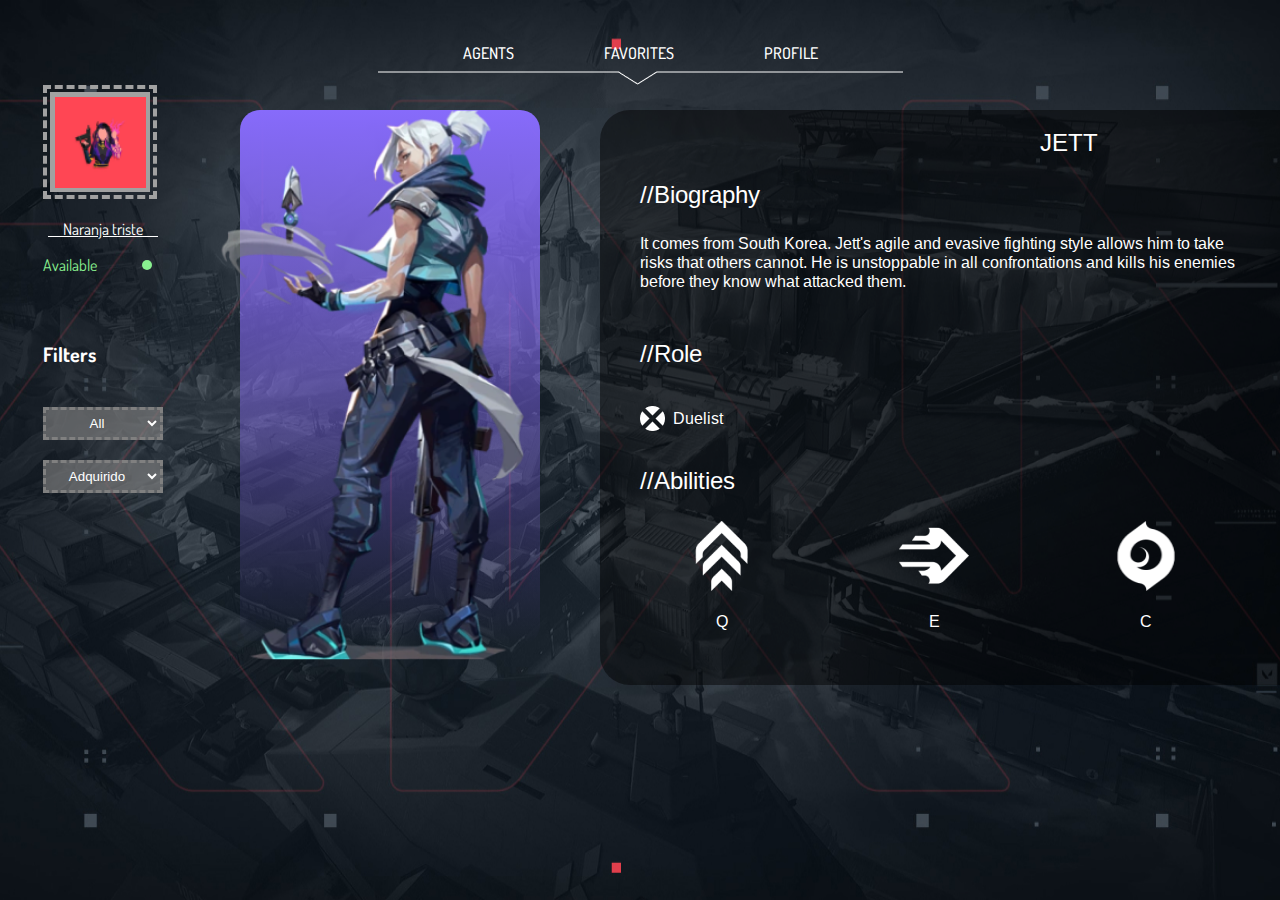
<file: Info/index.html>
<!DOCTYPE html>
<html lang="en">

<head>
    <meta charset="UTF-8">
    <link rel="preconnect" href="https://fonts.googleapis.com">
    <link rel="preconnect" href="https://fonts.gstatic.com" crossorigin>
    <link href="https://fonts.googleapis.com/css2?family=Dosis:wght@300&display=swap" rel="stylesheet">
    <link rel="preconnect" href="https://fonts.googleapis.com">
    <link rel="preconnect" href="https://fonts.gstatic.com" crossorigin>
    <link href="https://fonts.googleapis.com/css2?family=Arimo:wght@500&display=swap" rel="stylesheet">
    <meta http-equiv="X-UA-Compatible" content="IE=edge">
    <meta name="viewport" content="width=device-width, initial-scale=1.0">
    <link rel="stylesheet" href="style.css">
    <title>Jett</title>
</head>

<body>

    <div id="barraInicio">
        <a class="textoBarra" href="../../Agentes/index.html">AGENTS</a>
        <a class="textoBarra" href="../../favopy/index.html">FAVORITES</a>
        <a class="textoBarra" href="../../PerfilUsuario/usuario.html">PROFILE</a>
    </div>
    <div class="barranav">
        <img src="Imagenes/imagen4.png" alt="">
    </div>
    <div class="padre1">

        <div class="borde">
            <div class="cuadrado"><img src="Imagenes/imagen3.png" alt="" height="91px" width="91"></div>
        </div>
        <p class="nombre">‎ ‎ ‎ ‎ ‎ Naranja triste ‎ ‎ ‎ ‎ ‎ </p>
        <div class="barra">
            <p class="estado">Available</p>
            <div class="circulo"></div>
        </div>
        <p class="filters">Filters</p>
        <select name="All" class="desplegable">
            <option value="All">All</option>
        </select>
        <select name="Adquirido" class="desplegable">
            <option value="Adquirido">Adquirido</option>
        </select>


        <div class="tarjeta">
            <div class="imagen2"><img src="Imagenes/imagen2.png" alt="" id="imgCharacter" height="550px" ></div>
        </div>
        <div id="container" class="cuadr">
            <div class="titulos">
                <p id="jett">JETT</p>
            </div>
            <div class="titulos">
                <p>//Biography</p>
            </div>
            <p class="texto" id="textolargo">It comes from South Korea. Jett's agile and evasive fighting style allows him to take risks
                that others cannot. He is unstoppable in all confrontations and kills his enemies before they know what
                attacked them.</p>
            <div class="titulos">
                <p>//Role</p>
            </div>
            <div class="role">
                <img src="Imagenes/imagen7.png" alt="" width="25px" height="25px" id="roleIcon">
                <p id="textito">Duelist</p>
            </div>
            <div class="titulos">
                <p>//Abilities</p>
            </div>
            <div class="habilidades">
                <div class="h">
                    <img src="Imagenes/imagen8.png" alt="" width="72px" height="72px" id="q">
                    <p>Q</p>
                </div>
                <div class="h">
                    <img src="Imagenes/imagen9.png" alt="" width="72px" height="72px" id="e">
                    <p>E</p>
                </div>
                <div class="h">
                    <img src="Imagenes/imagen10.png" alt="" width="72px" height="72px" id="c">
                    <p>C</p>
                </div>
                <div class="h">
                    <img src="Imagenes/imagen11.png" alt="" width="72px" height="72px" id="x">
                    <p>X</p>
                </div>
            </div>
        </div>
</body>

<script src="../Agentes/Clases.js"></script>
<script src="agentsjs.js"></script>


</html>
</file>
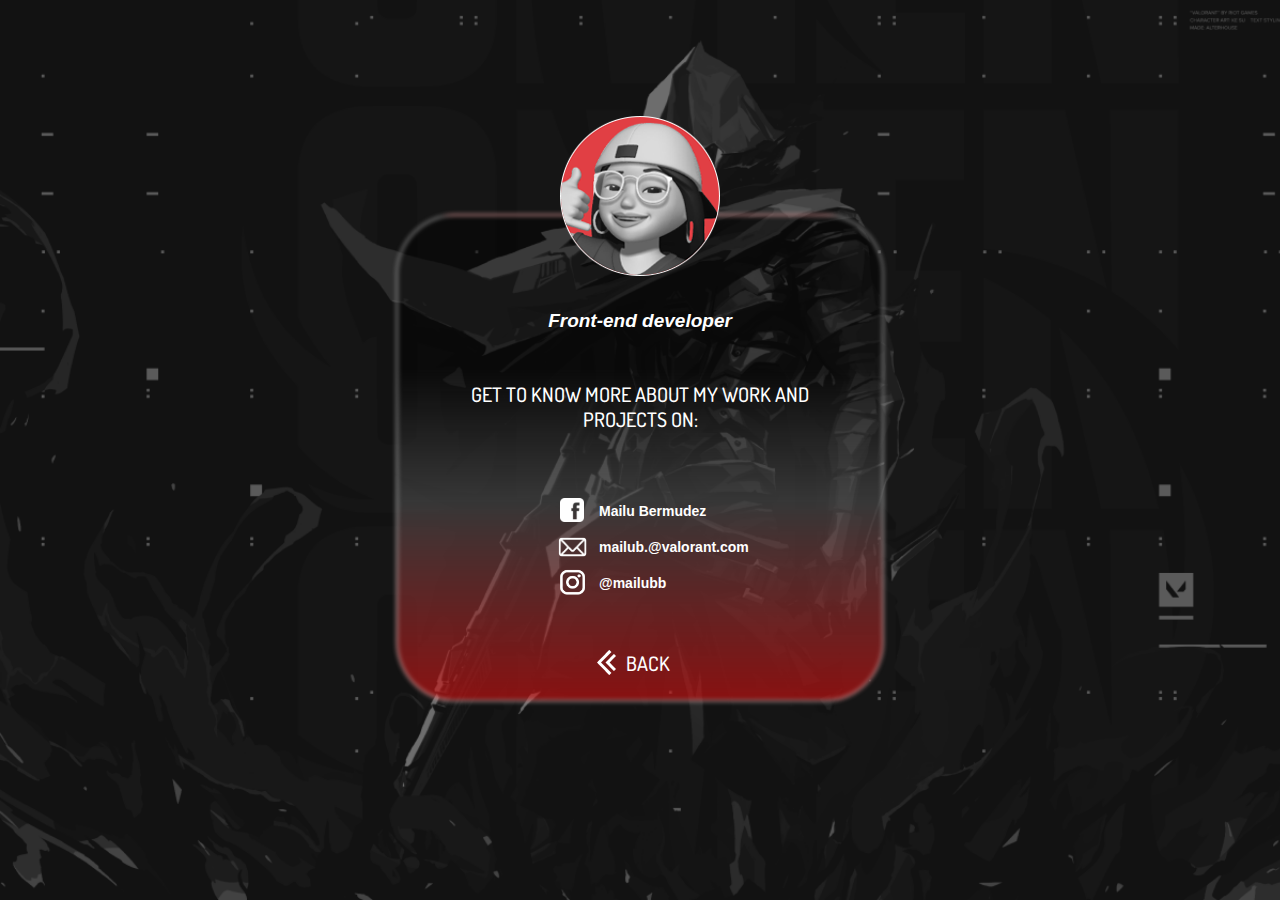
<file: contact info/cardinfo.html>
<!DOCTYPE html>
<html lang="en">
<head>
    <meta charset="UTF-8">
    <meta http-equiv="X-UA-Compatible" content="IE=edge">
    <meta name="viewport" content="width=device-width, initial-scale=1.0">
    <title>Document</title>
    <link rel="stylesheet" href="cardinfo.css">
    <link rel="preconnect" href="https://fonts.googleapis.com">
<link rel="preconnect" href="https://fonts.gstatic.com" crossorigin>
<link href="https://fonts.googleapis.com/css2?family=Dosis:wght@200&display=swap" rel="stylesheet">
</head>
<body>
    <div class="perfil">
        <img src="Group 70 copia.png" alt="">
    </div>        
    <div id="contenido">
        <h1>Front-end developer</h1>
        <p>GET TO KNOW MORE ABOUT MY WORK AND PROJECTS ON:</p>
        <div class="socials">
            <img src="60fea6773d624000048712b5.png" alt="" width="24px" id="facebook"><a href="" >Mailu Bermudez</a>
            <img src="iconoemail.png" alt="" width="45px" height="30px" id="email"><a href="" >mailub.@valorant.com</a>
            <img src="iconoig copia.png" alt="" width="59px" id="instagram"><a href="" >@mailubb</a>
        </div>
        <a href="../Index.html"><button><img src="Vector 21.png" alt="" id="vector">BACK</button></a>
    </div>
    <div class="contenedor">

    </div>
</body>
</html>
</file>
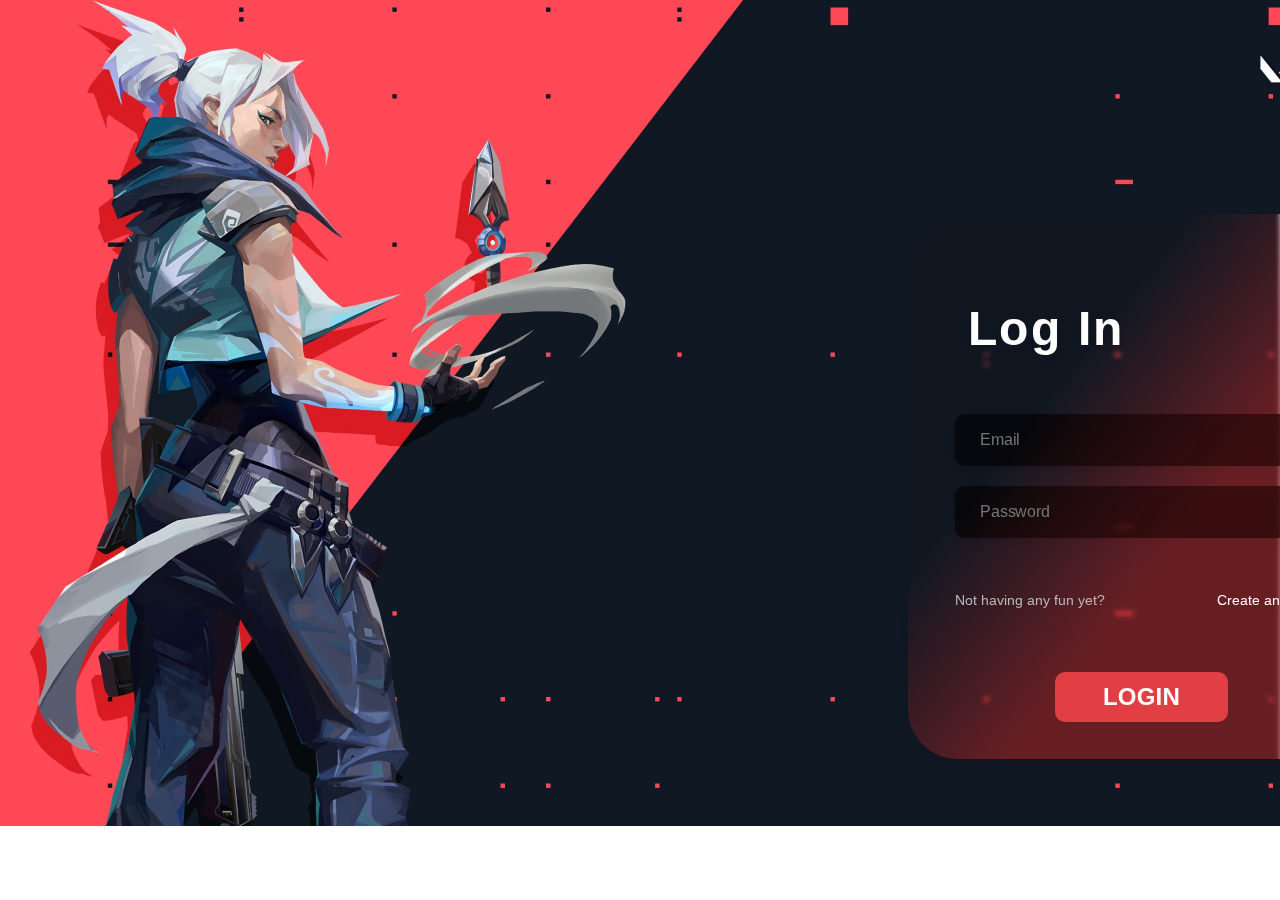
<file: log in/login.html>
<!DOCTYPE html>
<html lang="en">
<head>
    <meta charset="UTF-8">
    <meta http-equiv="X-UA-Compatible" content="IE=edge">
    <meta name="viewport" content="width=device-width, initial-scale=1.0">
    <title>Document</title>
    <link rel="stylesheet" href="login.css">
    <link rel="preconnect" href="https://fonts.googleapis.com">
<link rel="preconnect" href="https://fonts.gstatic.com" crossorigin>
<link href="https://fonts.googleapis.com/css2?family=Arimo&display=swap" rel="stylesheet">
</head>
<body>
    <div class="barrasuperior">
        <img src="image 2.png" alt="" id="logo2">
        <img src="image 1.png" alt="" id="logo1">
    </div>
    <div class="contenedor">
        <h1>Log In</h1>
        <form>
            <div class="botones">
                <input type="email" id="button" placeholder="Email">
                <input type="password" id="button2" placeholder="Password">
            </div>
            <p id="error"></p>
            <p>Not having any fun yet? <a href="../SignUp/signUp.html">Create an account</a></p>
            <input type="button"  value="LOGIN" class="button" onclick="login()">
            
        </form>
    </div>
    <script src="scrip.js"></script>
</body>
</html>
</file>
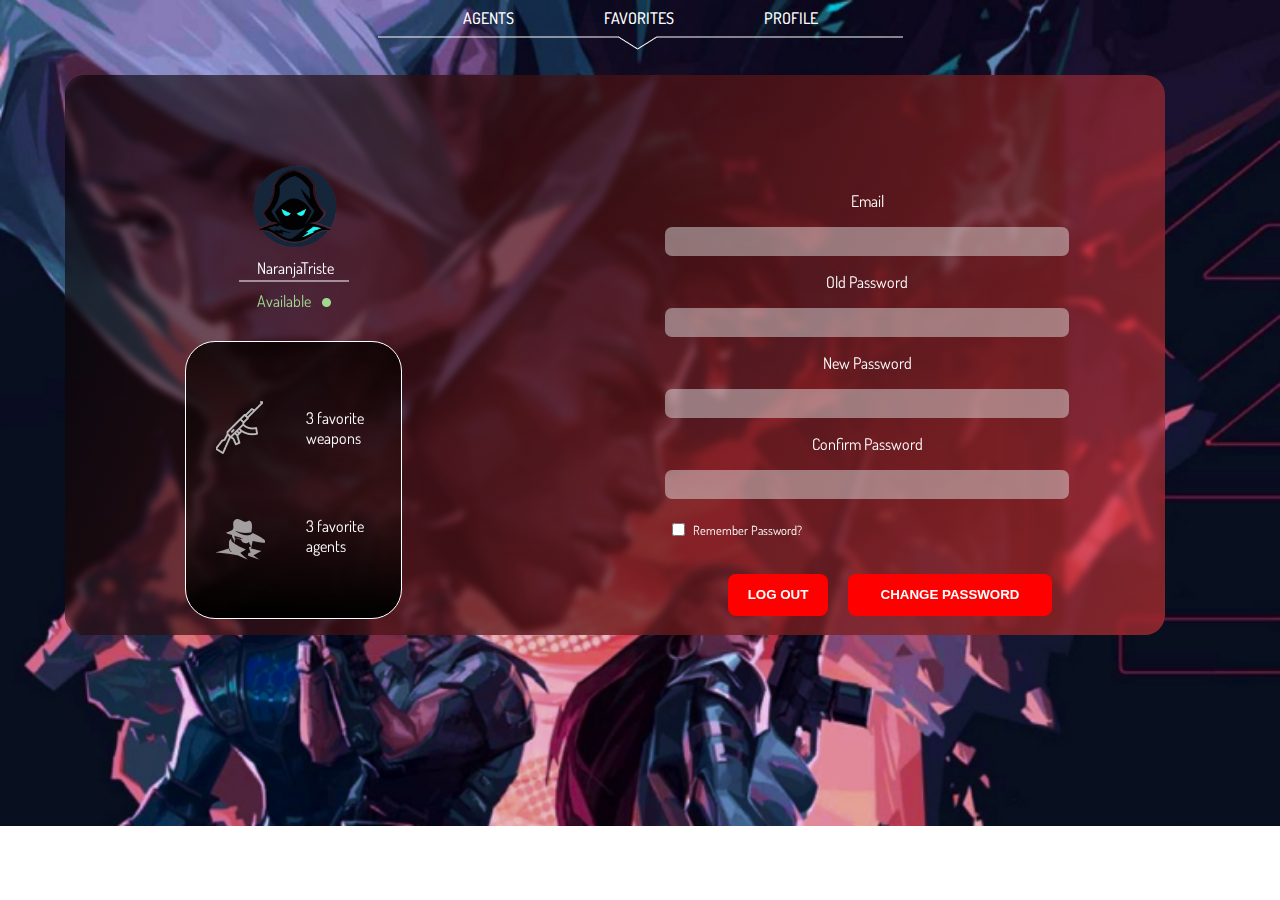
<file: PerfilUsuario/usuario.html>
<!DOCTYPE html>
<html lang="en">
<head>
    <meta charset="UTF-8">
    <meta http-equiv="X-UA-Compatible" content="IE=edge">
    <meta name="viewport" content="width=device-width, initial-scale=1.0">
    <title>Document</title>
    <link rel="stylesheet" href="usuario.css">
    <link rel="preconnect" href="https://fonts.googleapis.com">
<link rel="preconnect" href="https://fonts.gstatic.com" crossorigin>
<link href="https://fonts.googleapis.com/css2?family=Dosis:wght@300&display=swap" rel="stylesheet">
</head>
<body>
    <div id="barraInicio">
        <a class="textoBarra" href=".././Agentes/index.html">AGENTS</a>
        <a class="textoBarra" href=".././favopy/index.html">FAVORITES</a>
        <a class="textoBarra" href=".././PerfilUsuario/usuario.html">PROFILE</a>
    </div>
    <div id="barraDeco">
        <img src="barravector.png" alt="">
    </div>
    <div class="cuadroInfo1">
        <div class="cuadroInfo2">
            <div class="contenedorCuadro1">
            <div id="perfil">
                <div id="fotoPerfil">
                    <img class="foto" src="imagenPerfil.png" alt="">
                    <p class="usuario" id="nickname">NaranjaTriste</p>
                </div>
                <div class="lineaPerfil">
                    <img src="linea.png" alt="">
                </div>
                <div class="conectado">
                    <p class="enlinea">Available</p>
                    <div class="circuloEnlinea">
                    <img src="conectaCirculo.png" alt="">
                </div>
            </div>
            </div>
        <div id="armasyAgentes">
            <div class="armayagenteFav">
                <div id="arma">
                <img src="arma.png" alt="">
            </div>
                <p class="textoArma">3 favorite weapons</p>
            </div>
            <div class="armayagenteFav">
                <div id="agente">
                <img src="agente.png" alt="">
            </div>
                <p class="textoAgente">3 favorite agents</p>
            </div>
        </div>
    </div>
        <div id="info">
            <div id="contenedorInfo">
            <div class="camposInfo">
                <p class="titulosInfo">Email</p>
                <input class="campoRelleno" type="email" id="email">
            </div>
            <div class="camposInfo">
                <p class="titulosInfo">Old Password</p>
                <input class="campoRelleno" type="password" id="password">
            </div>
            <div class="camposInfo">
                <p class="titulosInfo">New Password</p>
                <input class="campoRelleno" type="password">
            </div>
            <div class="camposInfo">
                <p class="titulosInfo">Confirm Password</p>
                <input class="campoRelleno" type="password">
            </div>
        </div>
            <div id="recordar">
                <input class="confirmar" type="checkbox" name="" id="">
                <p class="recordarT">Remember Password?</p>
            </div>
        </div>
        <div id="entraryCambiar">
            <div>
                <input class="salir" type="button" value="LOG OUT" onclick="logOut()"></input>
            </div>
            <div>
                <input class="cambiar" type="button" value="CHANGE PASSWORD">
            </div>
        </div>
    </div>
</div>
<script src="./usuario.js"></script>
</body>
</html>
</file>
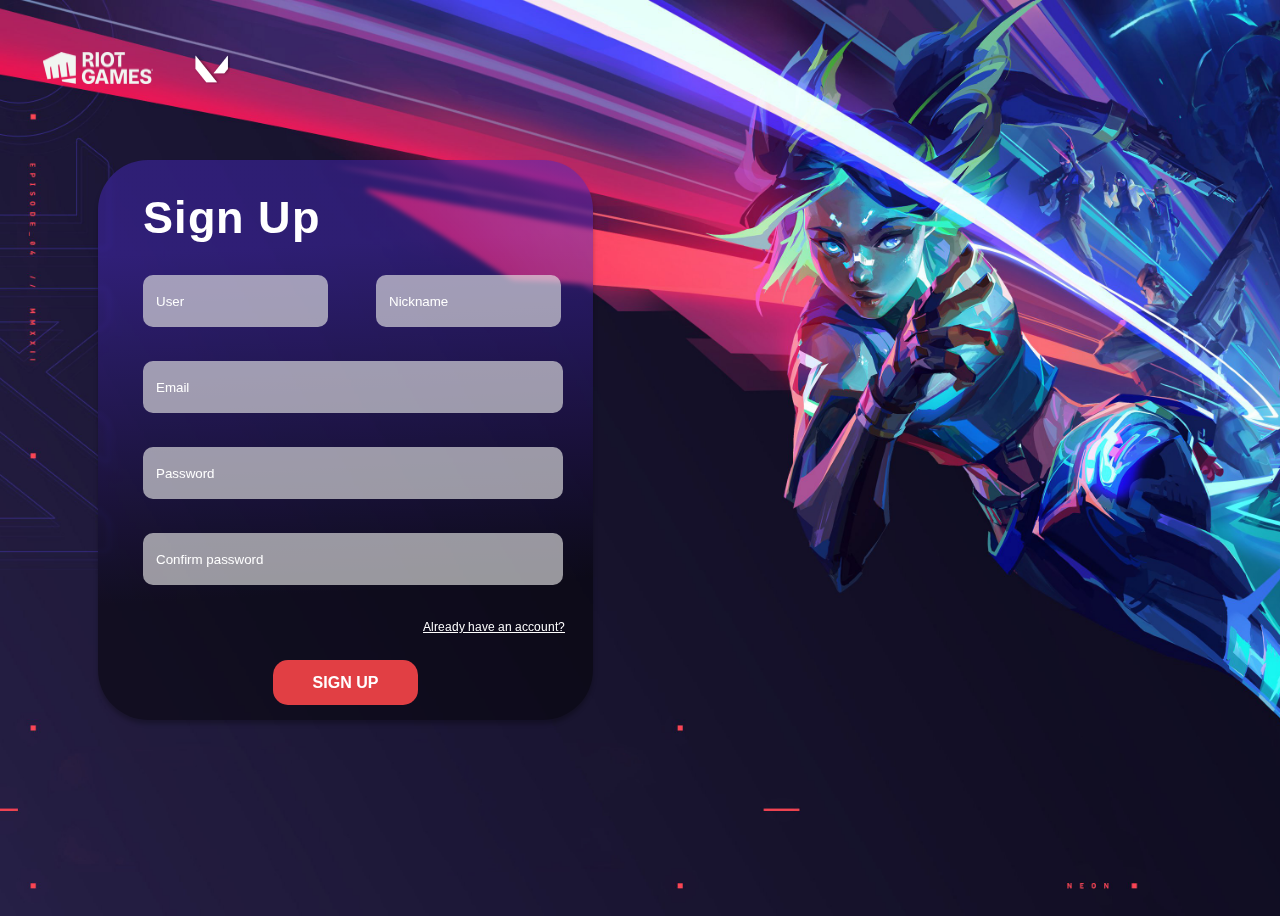
<file: SignUp/signUp.html>
<!DOCTYPE html>
<html lang="en">
<head>
    <meta charset="UTF-8">
    <meta http-equiv="X-UA-Compatible" content="IE=edge">
    <meta name="viewport" content="width=device-width, initial-scale=1.0">
    <title>Document</title>
    <link rel="stylesheet" href="signUp.css">
    <link rel="preconnect" href="https://fonts.googleapis.com">
    <link rel="preconnect" href="https://fonts.googleapis.com">
<link rel="preconnect" href="https://fonts.gstatic.com" crossorigin>
<link href="https://fonts.googleapis.com/css2?family=Arimo&display=swap" rel="stylesheet">
</head>
<body>
    <div class="cuerpo">
        <div class="logoRiot">
            <img id="logo1" src="image 1.png">
            <img id="logo2" src="image 2.png">
        </div>
        <div class="rectanguloDatos">
            <h1 class="tituloInicio">Sign Up</h1>
            <input id="user" type="text" placeholder="User">
            <input id="nick" type="text" placeholder="Nickname">
            <input id="email" type="email" placeholder="Email">
            <input id="pass" type="password" placeholder="Password">
            <input id="conpass" type="password" placeholder="Confirm password">
            <div>
                <p id="error"></p>
                <a id="linkCuenta" href="../log in/login.html">Already have an account?</a>
                
            </div>
            <div>
                <input id="botonCuenta" type="button" value="SIGN UP" onclick="signup()">
            </div>
        </div>
    </div>
    <script src="scrip.js"></script>
</body>
</html>
</file>
<file: Info/style.css>
@font-face {
    font-family: 'tungsten';
    src: url(/proyecto/@font-face/561f38b1f4570de0fb8a39d691ab058c.eot);
}
body{
    background-image: url(imagen1.jpg);
    background-size: 100vw 100vh;
    padding: 35px;
    background-repeat: no-repeat;
}
body::-webkit-scrollbar{
    display: none;
}
.padre1{
    display: flex;
    flex-direction: column;
    width: 120px;
}
.borde{display: block;
    width: 100px;
    border:4px dashed rgb(161, 161, 161);
    padding: 3px;
}
.cuadrado{display: flex;
    justify-content: center;
    align-items: center;
    height: 100px;
    width: 100px;
    background-color: rgb(161, 161, 161);
}
.nombre{
    text-align: center;
    color: white;
    font-family: 'dosis';
    width: 120px;
    padding-top: 20px;
    margin: 0;
    text-decoration: underline;

}
.tarjeta{
        display: flex;
        justify-content: center;
        background: linear-gradient(180deg, #876BFB 0%, rgba(255, 255, 255, 0) 100%);
        width: 300px;
        height: 535px;
        position:absolute;
        left: 240px;
        top: 110px;
        border-radius: 20px 20px;
}
.barra{
display: flex;
align-items: center;
gap: 45px;
}
.estado{
    color: rgb(137, 241, 144);
    font-family: 'dosis';
}
.circulo{
    height: 10px;
    width: 10px;
    border-radius: 50%;
    background-color: rgb(137, 241, 144);
}
.desplegable{
    border: dashed gray;
    background-color: rgba(128, 128, 128, 0.638);
    padding-top: 5px;
    color: white;
    padding-bottom: 5px;
    text-align: center;
    margin-top: 20px;
}
.filters{
    color: white;
    font-family: 'dosis';
    font-weight: 700;
    font-size: 15pt;
    padding-top: 30px;
}
.barranav{
    display: flex;
    justify-content: center;
    padding-top: 8px;
}
#barraInicio{
    display: flex;
    flex-wrap: column;
    justify-content: center;
    gap: 90px;
    text-decoration: ;
}
.textoBarra{
    text-decoration: none;
    color: white;
    font-family: 'dosis';
    font-weight: 500;
    transition: 0.6s;
}
.cuadr{
    position: absolute;
    top: 110px;
    left: 600px;
    height: 535px;
    width: 800px;
    padding: 20px;
    padding-left: 40px;
    background-color: rgba(0, 0, 0, 0.464);
    font-family: 'Arimo';
    color: white;
    border-radius: 30px;
}
.titulos{
    
    font-size: 18pt;
}
#jett{
    position: relative;
    left: 50%;
    margin: 0;
    width: 20px;
}
.texto{
    margin-bottom: 50px;
    width: 600px;
    font-weight: 200;
}
.role{
    display: flex;
    align-items: center;
    gap: 8px;
}
.habilidades{
    display: flex;
    justify-content: center;
    gap: 140px;
}
.h{
text-align: center; 
}
.textoBarra:hover{
    color: red;
}
</file>
<file: contact info/cardinfo.css>
body{
    background-image: url(image\ 54.png);
    background-repeat: no-repeat;
    background-size: cover;
    background-attachment: fixed;
    display: flex;
    align-items: center;
    justify-content: center;
    height: 100vh;
    color: white;
}

.perfil{
    position: absolute;
    z-index: 100;
    margin-top: -520px;
}
#contenido{
    position: absolute;
    align-items: center;
    z-index: 100;
    justify-content: center;
}

.contenedor{
    background: linear-gradient(180deg, rgba(0, 0, 0, 0.47) 31.51%, rgba(73, 73, 73, 0.67) 59.36%, rgba(255, 2, 2, 0.58) 109.5%);
    border: 2px solid rgba(255, 255, 255, 0.5);
    filter: blur(2px);
    width: 484px;
    height: 484px;
    left: 398px;
    top: 269px;
    border-radius: 60px;
}

#contenido h1{
    font-family: 'Arimo', sans-serif;
    font-size: 19px;
    text-align: center;
    font-style: italic;
    font-weight: 700;
    margin-top: 70px;
    margin-bottom: 50px;

}

#contenido p{
    font-family: 'Dosis', sans-serif;
    font-style: normal;
    font-weight: 500;
    font-size: 20px;
    line-height: 25px;
    text-align: center;
    width: 400px;
    margin-bottom: 60px;
}

.socials{
    display: flex;
    flex-direction: column;
    text-align: justify;
    padding-left: 159px;
    padding-top: 10px;
}

#vector{
    text-decoration: none;
}

.socials a{
    font-family: 'Arimo', sans-serif;
    font-style: normal;
    font-weight: 700;
    font-size: 14px;
    line-height: 18px;
    text-decoration: none;
    color: white;
    margin-bottom: 18px;
}

#facebook{
    position: absolute;
    margin-left: -39px;
    margin-top: -4px;
}

#email{
    position: absolute;
    margin-left: -52px;
    margin-top: 30px;
}

#instagram{
    position: absolute;
    margin-left: -56px;
    margin-top: 60px;
}

#contenido button{
    font-family: 'Dosis', sans-serif;
    font-style: normal;
    font-weight: 500;
    font-size: 20px;
    line-height: 25px;
    text-align: center;
    justify-content: center;
    margin-left: 180px;
    margin-top: 40px;
    background-color: rgba(240, 248, 255, 0);
    border: none;
    color: white;
    
}

#contenido button img{
    position: absolute;
    margin-top: -2px;
    margin-left: -30px;
    animation-duration: 2s;
    animation-iteration-count: 
}

#contenido button:hover{
    color: black;
    font-weight: 700;
}

#contenido button img:hover{
    animation-name: bounce;
    animation-timing-function: ease;
}

@keyframes bounce {
0%   { transform: translateX(0); }
50%  { transform: translateX(-50px); }
100% { transform: translateX(0); }
}
</file>
<file: log in/login.css>
body{
    background-image: url(image\ 21.jpg); 
    background-repeat: no-repeat;
    background-size: cover;
    font-family: 'Arimo', sans-serif;
    background-width: 100vw;
    background-height: 100vh;
}
body::-webkit-scrollbar{
    display: none;
}
.barrasuperior{
    display: flex;
    padding-top: 44px;
    padding-left: 1250px;
    gap: 40px;
    padding-right: 40px;
}

#error{
    color: #ff0008; 
    margin: 0;
    
}
.contenedor{
    display: flex;
    width: 472px;
    height: 545px;
    background: linear-gradient(128.14deg, rgba(16, 24, 35, 0.4697) 31.23%, rgba(123, 48, 56, 0) 31.23%, rgba(198, 42, 42, 0.486) 58.24%);
    filter: drop-shadow(0px 4px 4px rgba(0, 0, 0, 0.25));
    backdrop-filter: blur(2.5px);
    border-radius: 50px;
    margin-left: 900px;
    margin-top: 130px;
}

.contenedor h1{
    position: absolute;
    padding-left: 60px;
    padding-top: 55px;
    color: white;
    font-style: normal;
    font-weight: 700;
    font-size: 48px;
    line-height: 55px;
    letter-spacing: 0.05em;

}
form{
    margin-left: 47px;
    margin-top: 200px;
    
}

.botones{
    display: flex;
    flex-direction: column;
    gap: 40px;
}

#button{display: flex;
    align-items: center;
    justify-content: center;
    margin-bottom: -20px;
    padding: 17px 160px 17px 25px;
    border-radius: 10px;
    background: rgba(0, 0, 0, 0.616);
    backdrop-filter: blur(1.5px);
    border-style: none;
    z-index: 100;
    color: rgb(204, 204, 204);
    font-size: 16px;

}

#button2{
    padding: 17px 160px 17px 25px;
    border-radius: 10px;
    background: rgba(0, 0, 0, 0.616);
    backdrop-filter: blur(1.5px);
    border-style: none;
    z-index: 100;
    color: rgb(204, 204, 204);
    font-size: 16px;
}
#button::placeholder{
    font-family: 'Arimo';
    font-style: normal;
    font-weight: 400;
    font-size: 16px;
    line-height: 18px;
    letter-spacing: -0.01em;
}

#button2::placeholder{
    font-family: 'Arimo';
    font-style: normal;
    font-weight: 400;
    font-size: 16px;
    line-height: 18px;
    letter-spacing: -0.01em;
}

form p{
    padding-top: 20px;
    font-size: 14px;
    line-height: 16px;
    color: rgb(185, 185, 185);
}

form p a{
    font-family: 900;
    font-style: bold;
    text-decoration: none;
    color: white;
    margin-left: 108px;
}

.button{
    width: 173px;
    height: 50px;
    align-items: center;
    justify-content: center;
    border-radius: 10px;
    border-style: none;
    background-color: #E13F44;
    font-style: normal;
    font-weight: 600;
    font-size: 24px;
    line-height: 28px;
    letter-spacing: 0.01em;
    color: white;
    margin-left: 100px;
    margin-top: 50px;

}
button:hover{
    background-color: black;
    color: white;
}
</file>
<file: PerfilUsuario/usuario.css>
body{
    background-image: url(fondo.jpg);
    background-repeat: no-repeat;
    background-size: 100vw;
    font-family: 'Dosis', sans-serif;
}
body::-webkit-scrollbar{
    display: none;
}
#barraDeco{
    display: flex;
    justify-content: center;
    padding-top: 8px;
}
#barraInicio{
    display: flex;
    flex-wrap: column;
    justify-content: center;
    gap: 90px;
}
.textoBarra{
    color: white;
    text-decoration: none;
    font-weight: 500;
}
.cuadroInfo1{
    background: linear-gradient(113.07deg, rgba(0, 0, 0, 0.6) 99.99%, rgba(55, 55, 55, 0) 100%);
   border-radius: 20px;
   height: 560px;
   width: 1000px;
   position: absolute;
   left: 65px;
   top: 75px;
}
.cuadroInfo2{
background: linear-gradient(113.07deg, rgba(55, 55, 55, 0) 1.39%, rgba(216, 53, 53, 0.6) 100%);
backdrop-filter: blur(3.5px);
border-radius: 20px;
height: 560px;
width: 1100px;
}
#armasyAgentes{
background: linear-gradient(180deg, rgba(0, 0, 0, 0.796875) 0%, rgba(11, 11, 11, 0.510781) 55.18%, #000000 100%);
border: 1px solid #FFFFFF;
backdrop-filter: blur(2px);
border-radius: 30px;
width: 215px;
height: 236px;
margin-left: 100px;
margin-top: 30px;
padding-top: 40px;
}
.armayagenteFav{
    color: #FFFFFF;
    display: flex;
    justify-content: center;
    gap: 15px;
}
#arma{
    position: absolute;
    top: 59px;
    left: 30px;
}
#agente{
    position: absolute;
    top: 177px;
    left: 30px;
}
.textoAgente{
    position: absolute;
    left: 120px;
    top: 158px;
    width: 80px;
}
.textoArma{
    position: absolute;
    left: 120px;
    top: 50px;
    width: 80px;
}
.titulosInfo{
    color: white;
    text-align: center;
}
.foto{
    width: 150px;
    padding-left: 125px;
    margin-top: 90px;
}
.usuario{
    color: #FFFFFF;
    padding-left: 160px;
    margin-top: 5px;
}
.lineaPerfil{
    padding-left: 142px;
    margin-top: -28px;
}
.enlinea{
    color: rgb(160, 217, 146);
    padding-left: 160px;
    margin-top: 5px;
}
.circuloEnlinea{
    padding-left: 225px;
    margin-top: -36.5px;
}
#perfil{
    padding-left: 12px;
}
.contenedorCuadro1{
    padding-left: 20px;
}
.campoRelleno{
    width: 400px;
    height: 27px;
    border-radius: 7px;
    text-align: center;
    border: none;
    background-color: rgba(227, 227, 227, 0.477);
}
#info{
    display: flex;
    align-items: center;
    align-content: flex-start;
    flex-direction: column;
    padding-left: 600px;
    position: absolute;
    top: 100px;
}
.recordarT{
    color: #FFFFFF;
    font-size: 12.5px;
}
#recordar{
    display: flex;
    justify-content: center;
    padding-top: 10px;
    gap: 5px;
    padding-right: 265px;
}
#entraryCambiar{
    display: flex;
    justify-content: center;
    gap: 20px;
    padding-left: 550px;
    margin-top: -45px;
}
.salir{
    width: 100px;
    height: 42px;
    border-radius: 8px;
    background-color: red;
    color: white;
    border-style: none;
    font-weight: bold;
}
.cambiar{
    width: 204px;
    height: 42px;
    border-radius: 8px;
    background-color: red;
    color: white;
    border-style: none;
    font-weight: bold;
}
.salir:hover{
    background-color: rgba(36, 36, 36, 0.687);
}
.cambiar:hover{
    background-color: rgba(36, 36, 36, 0.687);
}
</file>
<file: SignUp/signUp.css>
body{
    background-image: url(ImagenFondoFinal.jpg);
    background-repeat: no-repeat;
    background-size: cover;
    font-family: 'Arimo', sans-serif;
    width: 100vw;
    height: 100vh;
}
body::-webkit-scrollbar{
    display: none;
}
.rectanguloDatos{
position: absolute;
top: 160px;
left: 98px;
width: 495px;
height: 560px;
background: linear-gradient(176.91deg, rgba(73, 42, 198, 0.45) 16.42%, rgba(0, 0, 0, 0.45) 75.89%);
box-shadow: 0px 4px 4px rgba(0, 0, 0, 0.25);
backdrop-filter: blur(2.5px);
border-radius: 50px;
}
#error{
    color: rgb(225, 63, 68);
    margin: 0;
    position: absolute;
    top: 82%;
    left: 20px;
}
.tituloInicio{
position: absolute;
width: 445px;
height: 78px;
left: 45px;
color: white;
font-weight: 700;
font-size: 45px;
line-height: 55px;
letter-spacing: 1px;
font-weight: 900;
}
#user{
width: 170px;
height: 50px;
border-radius: 10px;
background-color: rgba(227, 227, 227, 0.651);
border-style: none;
color: white;
position: absolute;
left: 45px;
top: 115px;
padding-left: 13px;
}
#nick{
    width: 170px;
    height: 50px;
    border-radius: 10px;
    background-color: rgba(227, 227, 227, 0.651);
    border-style: none;
    color: white;
    position: absolute;
    left: 278px;
    top: 115px;
    padding-left: 13px;
}
#email{
    width: 404.96px;
    height: 50px;
    border-radius: 10px;
    background-color: rgba(227, 227, 227, 0.651);
    border-style: none;
    color: white;
    position: absolute;
    left: 45px;
    top: 201px;
    padding-left: 13px;
}
#pass{
    width: 404.96px;
    height: 50px;
    border-radius: 10px;
    background-color: rgba(227, 227, 227, 0.651);
    border-style: none;
    color: white;
    position: absolute;
    left: 45px;
    top: 287px;
    padding-left: 13px;
}
#conpass{
    width: 404.96px;
    height: 50px;
    border-radius: 10px;
    background-color: rgba(227, 227, 227, 0.651);
    border-style: none;
    color: white;
    position: absolute;
    left: 45px;
    top: 373px;
    padding-left: 13px;
}
#conpass::placeholder{
    color: white;
}
#pass::placeholder{
    color: white;
}
#user::placeholder{
    color: white;
}
#nick::placeholder{
    color: white;
}
#email::placeholder{
    color: white;
}
#linkCuenta{
color: white;
position: absolute;
top: 459px;
font-size: 12px;
padding-left: 325px;
}
#botonCuenta{
    height: 45px;
    width: 145.48px;
    border-radius: 15px;
    border-style: none;
    background-color: rgb(225, 63, 68);
    color: white;
    font-size: 16px;
    font-weight: bold;
    position: absolute;
    top: 500px;
    left: 174.76px;
}
.logoRiot{
    display: flex;
    gap: 40px;
    padding-top: 44px;
    padding-left: 35px;
}
#botonCuenta:hover{
    background-color: black;
    color: white;
}
</file>
